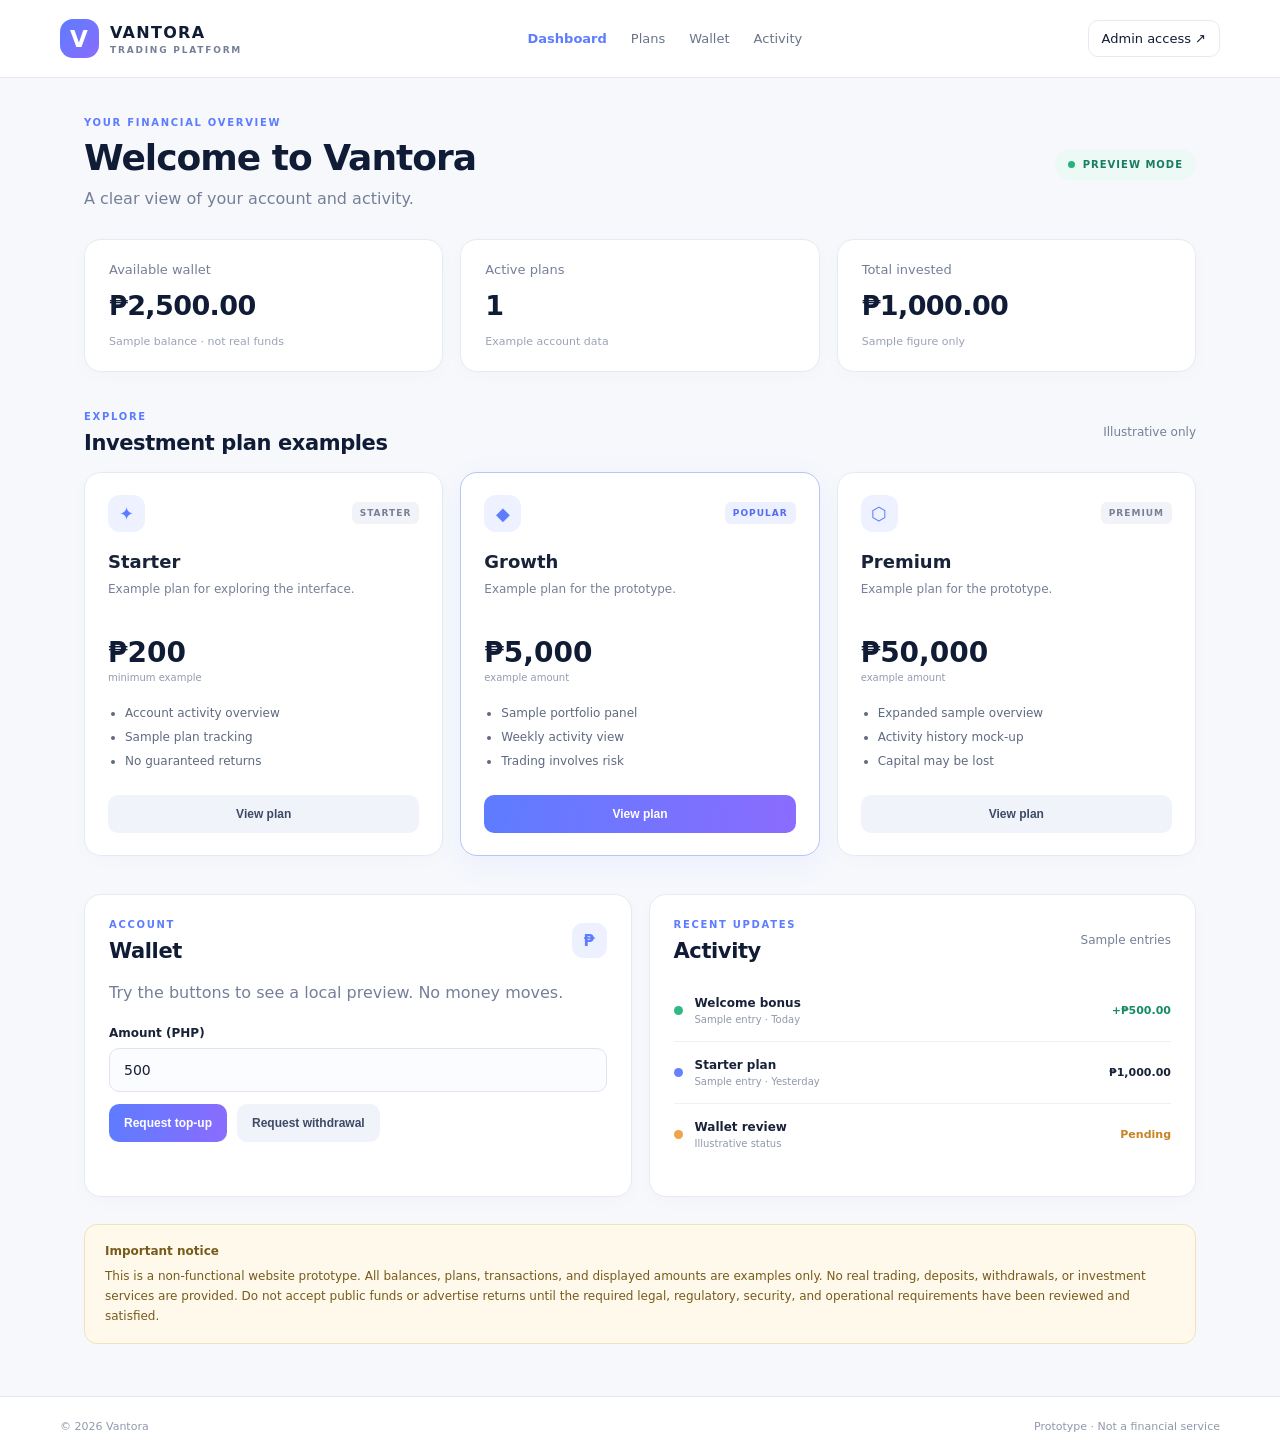
<file: index.html>
<!doctype html>
<html lang="en">
<head>
  <meta charset="utf-8">
  <meta name="viewport" content="width=device-width, initial-scale=1">
  <meta name="description" content="Vantora — trading platform website prototype.">
  <title>Vantora | Trading Platform</title>
  <link rel="stylesheet" href="style.css">
</head>
<body>
  <header class="topbar">
    <a class="brand" href="index.html"><span class="brand-mark">V</span><span>VANTORA<small>TRADING PLATFORM</small></span></a>
    <nav><a class="active" href="#dashboard">Dashboard</a><a href="#plans">Plans</a><a href="#wallet">Wallet</a><a href="#activity">Activity</a></nav>
    <a class="admin-link" href="admin.html">Admin access ↗</a>
  </header>

  <main class="wrap">
    <section class="welcome">
      <div><p class="eyebrow">YOUR FINANCIAL OVERVIEW</p><h1>Welcome to Vantora</h1><p class="muted">A clear view of your account and activity.</p></div>
      <div class="demo-pill"><span></span> PREVIEW MODE</div>
    </section>

    <section id="dashboard" class="stats">
      <article class="stat-card"><p>Available wallet</p><h2>₱<span id="balance">2,500.00</span></h2><small>Sample balance · not real funds</small></article>
      <article class="stat-card"><p>Active plans</p><h2 id="active-count">1</h2><small>Example account data</small></article>
      <article class="stat-card"><p>Total invested</p><h2>₱<span id="invested">1,000.00</span></h2><small>Sample figure only</small></article>
    </section>

    <section id="plans" class="section">
      <div class="section-head"><div><p class="eyebrow">EXPLORE</p><h2>Investment plan examples</h2></div><span class="muted small">Illustrative only</span></div>
      <div class="plan-grid">
        <article class="plan-card"><div class="plan-top"><span class="plan-icon">✦</span><span class="tag">STARTER</span></div><h3>Starter</h3><p class="muted">Example plan for exploring the interface.</p><div class="amount">₱200 <small>minimum example</small></div><ul><li>Account activity overview</li><li>Sample plan tracking</li><li>No guaranteed returns</li></ul><button class="btn btn-light" data-plan="Starter" data-amount="200">View plan</button></article>
        <article class="plan-card featured"><div class="plan-top"><span class="plan-icon">◆</span><span class="tag tag-bright">POPULAR</span></div><h3>Growth</h3><p class="muted">Example plan for the prototype.</p><div class="amount">₱5,000 <small>example amount</small></div><ul><li>Sample portfolio panel</li><li>Weekly activity view</li><li>Trading involves risk</li></ul><button class="btn btn-primary" data-plan="Growth" data-amount="5000">View plan</button></article>
        <article class="plan-card"><div class="plan-top"><span class="plan-icon">⬡</span><span class="tag">PREMIUM</span></div><h3>Premium</h3><p class="muted">Example plan for the prototype.</p><div class="amount">₱50,000 <small>example amount</small></div><ul><li>Expanded sample overview</li><li>Activity history mock-up</li><li>Capital may be lost</li></ul><button class="btn btn-light" data-plan="Premium" data-amount="50000">View plan</button></article>
      </div>
    </section>

    <section class="two-col">
      <article id="wallet" class="panel">
        <div class="section-head"><div><p class="eyebrow">ACCOUNT</p><h2>Wallet</h2></div><span class="wallet-icon">₱</span></div>
        <p class="muted">Try the buttons to see a local preview. No money moves.</p>
        <label for="amount">Amount (PHP)</label>
        <input id="amount" type="number" min="1" max="50000" value="500" placeholder="Enter amount">
        <div class="button-row"><button class="btn btn-primary" id="topup">Request top-up</button><button class="btn btn-light" id="withdraw">Request withdrawal</button></div>
        <p id="wallet-message" class="message" aria-live="polite"></p>
      </article>
      <article id="activity" class="panel">
        <div class="section-head"><div><p class="eyebrow">RECENT UPDATES</p><h2>Activity</h2></div><span class="small muted">Sample entries</span></div>
        <div class="activity-row"><span class="activity-dot"></span><div><b>Welcome bonus</b><small>Sample entry · Today</small></div><strong class="positive">+₱500.00</strong></div>
        <div class="activity-row"><span class="activity-dot blue"></span><div><b>Starter plan</b><small>Sample entry · Yesterday</small></div><strong>₱1,000.00</strong></div>
        <div class="activity-row"><span class="activity-dot orange"></span><div><b>Wallet review</b><small>Illustrative status</small></div><strong class="pending">Pending</strong></div>
      </article>
    </section>

    <section class="notice"><strong>Important notice</strong><p>This is a non-functional website prototype. All balances, plans, transactions, and displayed amounts are examples only. No real trading, deposits, withdrawals, or investment services are provided. Do not accept public funds or advertise returns until the required legal, regulatory, security, and operational requirements have been reviewed and satisfied.</p></section>
  </main>
  <footer><span>© 2026 Vantora</span><span>Prototype · Not a financial service</span></footer>
  <dialog id="plan-dialog"><div class="dialog-inner"><button class="close" id="close-dialog" aria-label="Close">×</button><p class="eyebrow">PLAN DETAILS</p><h2 id="dialog-title">Plan</h2><p id="dialog-description" class="muted"></p><p class="notice-text">This plan is a visual example only. It does not accept investments or promise returns.</p><button class="btn btn-primary" id="dialog-ok">Got it</button></div></dialog>
  <script src="script.js"></script>
</body>
</html>
</file>
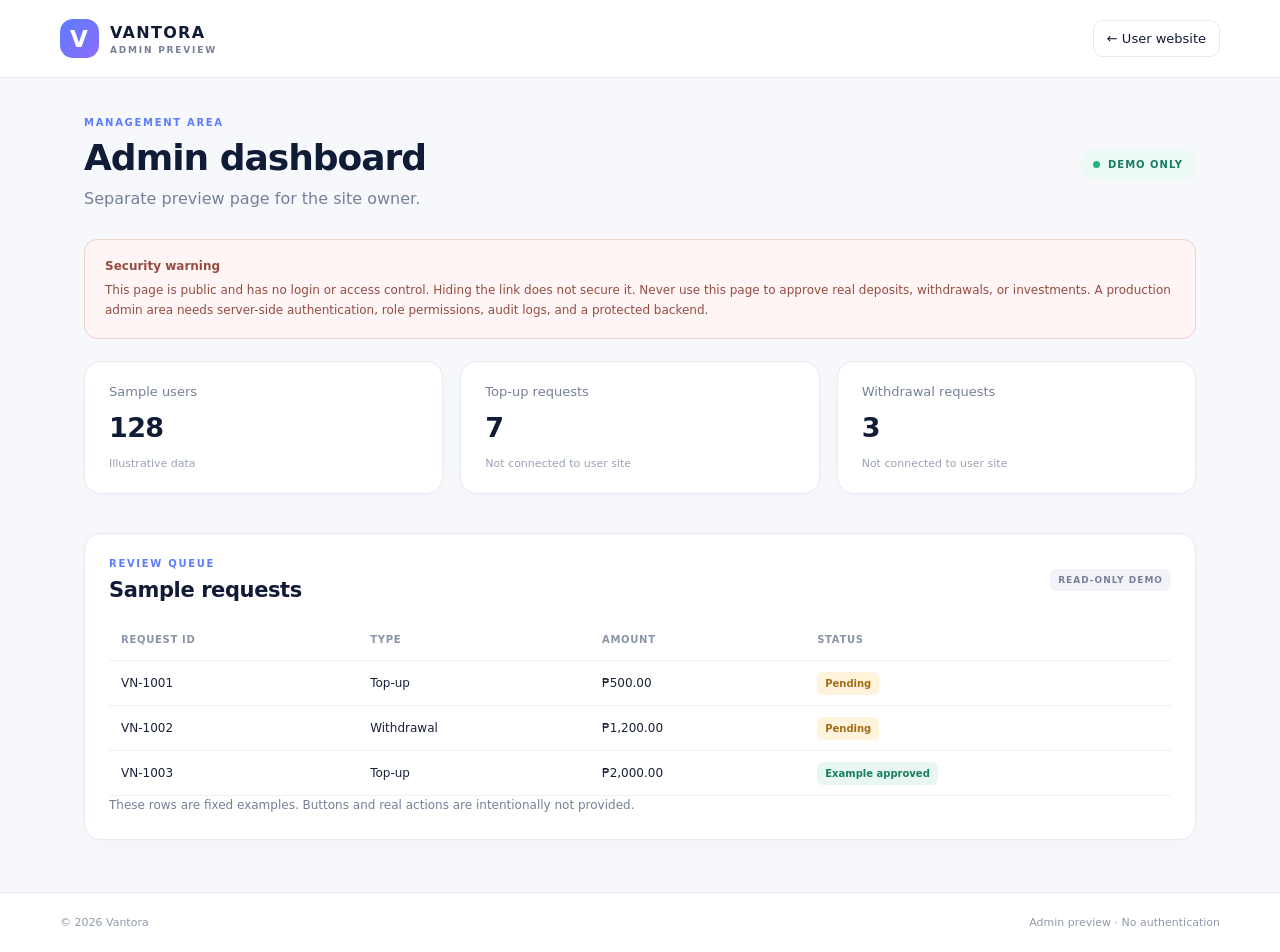
<file: admin.html>
<!doctype html>
<html lang="en">
<head>
  <meta charset="utf-8">
  <meta name="viewport" content="width=device-width, initial-scale=1">
  <title>Vantora | Admin Preview</title>
  <link rel="stylesheet" href="style.css">
</head>
<body>
  <header class="topbar"><a class="brand" href="index.html"><span class="brand-mark">V</span><span>VANTORA<small>ADMIN PREVIEW</small></span></a><a class="admin-link" href="index.html">← User website</a></header>
  <main class="wrap admin-wrap">
    <section class="welcome"><div><p class="eyebrow">MANAGEMENT AREA</p><h1>Admin dashboard</h1><p class="muted">Separate preview page for the site owner.</p></div><div class="demo-pill"><span></span> DEMO ONLY</div></section>
    <div class="notice warning"><strong>Security warning</strong><p>This page is public and has no login or access control. Hiding the link does not secure it. Never use this page to approve real deposits, withdrawals, or investments. A production admin area needs server-side authentication, role permissions, audit logs, and a protected backend.</p></div>
    <section class="stats">
      <article class="stat-card"><p>Sample users</p><h2>128</h2><small>Illustrative data</small></article>
      <article class="stat-card"><p>Top-up requests</p><h2>7</h2><small>Not connected to user site</small></article>
      <article class="stat-card"><p>Withdrawal requests</p><h2>3</h2><small>Not connected to user site</small></article>
    </section>
    <section class="panel"><div class="section-head"><div><p class="eyebrow">REVIEW QUEUE</p><h2>Sample requests</h2></div><span class="tag">READ-ONLY DEMO</span></div>
      <div class="table-wrap"><table><thead><tr><th>Request ID</th><th>Type</th><th>Amount</th><th>Status</th></tr></thead><tbody>
        <tr><td>VN-1001</td><td>Top-up</td><td>₱500.00</td><td><span class="status pending-bg">Pending</span></td></tr>
        <tr><td>VN-1002</td><td>Withdrawal</td><td>₱1,200.00</td><td><span class="status pending-bg">Pending</span></td></tr>
        <tr><td>VN-1003</td><td>Top-up</td><td>₱2,000.00</td><td><span class="status approved-bg">Example approved</span></td></tr>
      </tbody></table></div>
      <p class="muted small">These rows are fixed examples. Buttons and real actions are intentionally not provided.</p>
    </section>
  </main>
  <footer><span>© 2026 Vantora</span><span>Admin preview · No authentication</span></footer>
</body>
</html>
</file>
<file: style.css>
:root{--navy:#101b35;--navy2:#182748;--blue:#5d7cff;--purple:#8b6cff;--ink:#182238;--muted:#758098;--line:#e6eaf2;--bg:#f6f8fc;--white:#fff;--green:#168b65}*{box-sizing:border-box}html{scroll-behavior:smooth}body{margin:0;background:var(--bg);color:var(--ink);font-family:Inter,ui-sans-serif,system-ui,-apple-system,"Segoe UI",sans-serif}.topbar{height:78px;background:var(--white);border-bottom:1px solid var(--line);display:flex;align-items:center;justify-content:space-between;padding:0 max(24px,calc((100% - 1160px)/2));gap:22px}.brand{display:flex;align-items:center;gap:11px;color:var(--navy);font-weight:850;letter-spacing:1.3px;text-decoration:none;font-size:16px}.brand small{display:block;color:var(--muted);font-size:9px;letter-spacing:1.8px;margin-top:3px}.brand-mark{display:grid;place-items:center;width:39px;height:39px;border-radius:13px;color:white;background:linear-gradient(135deg,var(--blue),var(--purple));font-size:23px;font-weight:900}.topbar nav{display:flex;align-items:center;gap:24px}.topbar nav a,.admin-link{font-size:13px;color:#69748b;text-decoration:none}.topbar nav a.active{color:var(--blue);font-weight:750}.admin-link{border:1px solid var(--line);border-radius:10px;padding:10px 13px;color:var(--navy);white-space:nowrap}.wrap{max-width:1160px;margin:0 auto;padding:34px 24px 52px}.welcome{display:flex;justify-content:space-between;align-items:center;gap:18px;margin:5px 0 27px}.eyebrow{font-size:10px;font-weight:800;letter-spacing:1.7px;color:var(--blue);margin:0 0 9px}.welcome h1{font-size:clamp(26px,4vw,36px);letter-spacing:-1px;margin:0 0 8px;color:var(--navy)}.muted{color:var(--muted);line-height:1.6;margin:0}.small{font-size:12px}.demo-pill{display:flex;align-items:center;gap:8px;background:#edf9f4;color:#187d60;padding:10px 13px;border-radius:30px;font-size:10px;font-weight:850;letter-spacing:1px;white-space:nowrap}.demo-pill span{width:7px;height:7px;border-radius:50%;background:#25b47e}.stats{display:grid;grid-template-columns:repeat(3,1fr);gap:17px;margin-bottom:39px}.stat-card,.panel,.plan-card{background:var(--white);border:1px solid var(--line);border-radius:17px;box-shadow:0 5px 20px #1b2d4d05}.stat-card{padding:22px 24px}.stat-card p{margin:0 0 13px;color:var(--muted);font-size:13px}.stat-card h2{font-size:27px;color:var(--navy);margin:0 0 9px;letter-spacing:-.6px}.stat-card small{font-size:11px;color:#9aa3b5}.section{margin-bottom:38px}.section-head{display:flex;align-items:center;justify-content:space-between;gap:12px;margin-bottom:17px}.section-head h2,.panel h2{font-size:21px;color:var(--navy);margin:0;letter-spacing:-.4px}.plan-grid{display:grid;grid-template-columns:repeat(3,1fr);gap:17px}.plan-card{padding:22px 23px}.plan-card.featured{border:1px solid #b8c4ff;box-shadow:0 8px 30px #647bff12}.plan-top{display:flex;justify-content:space-between;align-items:center;margin-bottom:19px}.plan-icon{width:37px;height:37px;border-radius:12px;display:grid;place-items:center;background:#eef1ff;color:var(--blue);font-size:18px}.tag{font-size:9px;letter-spacing:1px;font-weight:850;padding:6px 8px;border-radius:6px;background:#f1f3f8;color:#768099}.tag-bright{background:#edf0ff;color:#536cf0}.plan-card h3{font-size:18px;margin:0 0 8px}.plan-card .muted{font-size:12px;min-height:38px}.amount{font-size:28px;font-weight:850;color:var(--navy);margin:18px 0}.amount small{display:block;font-size:10px;font-weight:500;color:#929bb0;margin-top:3px}.plan-card ul{padding-left:17px;margin:0 0 22px;color:#5f6a80;font-size:12px;line-height:2}.btn{border:0;border-radius:10px;padding:12px 15px;font-weight:750;font-size:12px;cursor:pointer;transition:transform .15s,opacity .15s}.btn:hover{transform:translateY(-1px)}.btn-primary{background:linear-gradient(100deg,var(--blue),var(--purple));color:#fff}.btn-light{background:#f0f3fa;color:#3d4a65}.plan-card .btn{width:100%}.two-col{display:grid;grid-template-columns:1fr 1fr;gap:17px;margin-bottom:27px}.panel{padding:24px}.wallet-icon{display:grid;place-items:center;width:35px;height:35px;border-radius:11px;background:#edf0ff;color:var(--blue);font-weight:850}label{display:block;font-size:12px;font-weight:750;margin:21px 0 8px}input{width:100%;padding:13px 14px;border:1px solid #dfe4ef;border-radius:10px;font:inherit;font-size:14px;color:var(--ink);background:#fbfcff;outline:none}input:focus{border-color:var(--blue)}.button-row{display:flex;gap:10px;margin-top:12px;flex-wrap:wrap}.message{font-size:12px;color:var(--green);min-height:18px;margin:12px 0 0}.activity-row{display:flex;align-items:center;gap:12px;padding:16px 0;border-bottom:1px solid #edf0f5}.activity-row:last-child{border:0;padding-bottom:0}.activity-dot{width:9px;height:9px;border-radius:50%;background:#30b985;flex-shrink:0}.activity-dot.blue{background:#6781ff}.activity-dot.orange{background:#efa34b}.activity-row div{flex:1}.activity-row b{display:block;font-size:12px;margin-bottom:4px}.activity-row small{display:block;color:#9099ab;font-size:10px}.activity-row strong{font-size:11px;white-space:nowrap}.positive{color:var(--green)}.pending{color:#c78224}.notice{background:#fff9eb;border:1px solid #f2e2b8;border-radius:13px;padding:17px 20px;color:#775b1c;font-size:12px;line-height:1.65}.notice strong{display:block;margin-bottom:5px}.notice p{margin:0}.warning{margin-bottom:22px;background:#fff5f4;border-color:#f1d1cc;color:#944c42}.admin-wrap{min-height:calc(100vh - 150px)}.table-wrap{overflow-x:auto}table{border-collapse:collapse;width:100%;text-align:left;font-size:12px}th{color:#8a94a8;font-weight:700;font-size:10px;letter-spacing:.7px;text-transform:uppercase}td,th{padding:15px 12px;border-bottom:1px solid #edf0f5}td{white-space:nowrap}.status{padding:6px 8px;border-radius:6px;font-size:10px;font-weight:750}.pending-bg{background:#fff3dc;color:#a36d17}.approved-bg{background:#e8f8f0;color:#187d60}footer{display:flex;justify-content:space-between;gap:14px;padding:23px max(24px,calc((100% - 1160px)/2));border-top:1px solid var(--line);background:#fff;color:#9099ab;font-size:11px}.notice-text{background:#fff8e8;border-radius:9px;padding:12px;font-size:12px;line-height:1.6;color:#775b1c}dialog{border:1px solid var(--line);border-radius:18px;padding:0;width:min(420px,calc(100% - 30px));box-shadow:0 20px 80px #0b16364a}dialog::backdrop{background:#0b16367a}.dialog-inner{padding:28px;position:relative}.dialog-inner h2{margin:0 0 12px;color:var(--navy)}.dialog-inner .btn{margin-top:20px;width:100%}.close{position:absolute;right:17px;top:13px;border:0;background:none;font-size:26px;color:#7d8799;cursor:pointer}@media(max-width:850px){.topbar{height:auto;min-height:72px;flex-wrap:wrap;padding:15px 20px}.topbar nav{order:3;width:100%;overflow:auto;gap:20px;padding:8px 0 2px}.wrap{padding:27px 18px 38px}.plan-grid{grid-template-columns:1fr 1fr}.plan-card:last-child{grid-column:span 2}.stats{gap:10px}.stat-card{padding:17px}.stat-card h2{font-size:22px}}@media(max-width:580px){.topbar{gap:12px}.brand{font-size:14px}.brand-mark{width:35px;height:35px}.admin-link{padding:9px;font-size:11px}.welcome{align-items:flex-start;flex-direction:column}.stats{grid-template-columns:1fr}.stat-card{padding:18px 20px}.plan-grid,.two-col{grid-template-columns:1fr}.plan-card:last-child{grid-column:auto}.plan-card .muted{min-height:0}.panel{padding:19px}.button-row .btn{flex:1}footer{padding:20px;flex-direction:column}}
</file>
